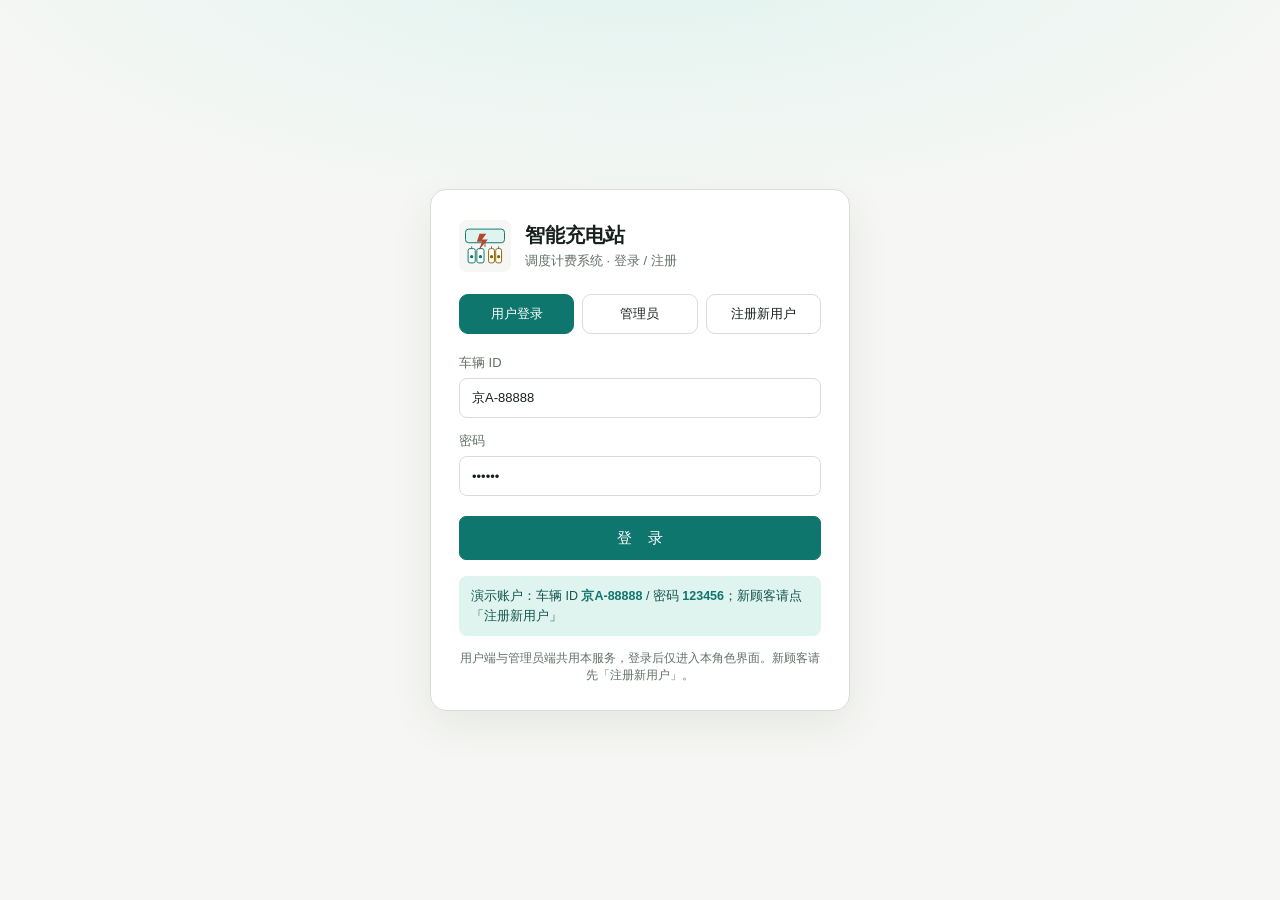
<file: frontend/index.html>
<!doctype html>
<html lang="zh-CN">
  <head>
    <meta charset="UTF-8" />
    <meta name="viewport" content="width=device-width, initial-scale=1.0" />
    <title>智能充电桩调度计费系统</title>
    <link rel="stylesheet" href="./styles.css" />
  </head>
  <body>
    <div class="app-shell">
      <aside class="sidebar">
        <div class="brand">
          <img src="./assets/station.svg" alt="充电站示意图" />
          <div>
            <h1>智能充电站</h1>
            <p>调度计费系统</p>
          </div>
        </div>
        <nav class="tabs" aria-label="主导航">
          <button class="tab" data-tab="user" type="button"><span aria-hidden="true">⌁</span>用户端</button>
          <button class="tab" data-tab="mybills" type="button"><span aria-hidden="true">￥</span>我的账单</button>
          <button class="tab" data-tab="admin" type="button"><span aria-hidden="true">▦</span>管理员</button>
          <button class="tab" data-tab="dispatch" type="button"><span aria-hidden="true">↻</span>调度模拟</button>
        </nav>
        <div class="station-card">
          <div class="station-map" aria-hidden="true">
            <div class="zone waiting-zone">
              <span>等候区</span>
              <strong id="waitingCount">0</strong>
            </div>
            <div class="pile-strip" id="miniPiles"></div>
          </div>
        </div>
      </aside>

      <main class="content">
        <header class="topbar">
          <div>
            <h2 id="viewTitle">用户客户端</h2>
            <p id="viewSubtitle">提交充电申请、查看队列与控制充电</p>
          </div>
          <div class="topbar-right">
            <div class="clock">
              <span id="simTime">08:00</span>
              <input id="tickMinutes" type="number" min="1" max="600" value="15" title="推进分钟数" aria-label="推进分钟数" />
              <button class="icon-button" id="tickBtn" type="button" title="推进系统时间">推进</button>
            </div>
            <div class="session-chip">
              <span id="sessionLabel">未登录</span>
              <button class="icon-button" id="logoutBtn" type="button" title="退出登录">退出</button>
            </div>
          </div>
        </header>

        <!-- ================= 用户端（顾客控制面板） ================= -->
        <section class="view" id="view-user">
          <section class="panel id-card">
            <div class="id-card-main">
              <span class="id-card-label">当前登录车辆</span>
              <strong id="boundCar">-</strong>
              <small id="boundUser"></small>
            </div>
            <div class="id-card-pills">
              <span class="status-pill" id="accountState">未注册</span>
              <span class="status-pill muted" id="requestTicket">未排队</span>
            </div>
          </section>

          <section class="panel">
            <div class="panel-head">
              <h3>充电申请</h3>
            </div>
            <div class="form-grid">
              <label>
                充电模式
                <select id="requestMode">
                  <option value="FAST">快充 F</option>
                  <option value="TRICKLE">慢充 T</option>
                </select>
              </label>
              <label>
                请求电量
                <input id="requestAmount" type="number" min="1" max="100" value="30" />
              </label>
            </div>
            <div class="segmented" role="group" aria-label="申请操作">
              <button class="primary" id="submitRequestBtn" type="button">提交申请</button>
              <button id="modifyAmountBtn" type="button">改电量</button>
              <button id="modifyModeBtn" type="button">改模式</button>
              <button class="danger" id="cancelRequestBtn" type="button">取消</button>
            </div>
          </section>

          <div class="grid three">
            <section class="panel metric">
              <span>车辆状态</span>
              <strong id="carStateText">未入站</strong>
            </section>
            <section class="panel metric">
              <span>前车数量</span>
              <strong id="beforeCount">0</strong>
            </section>
            <section class="panel metric">
              <span>预计等待</span>
              <strong id="waitEstimate">0 分钟</strong>
            </section>
          </div>

          <section class="panel">
            <div class="panel-head">
              <h3>充电控制</h3>
              <div class="actions slim">
                <button id="queryStateBtn" type="button">查询队列</button>
                <button id="startChargeBtn" type="button">开始充电</button>
                <button class="danger" id="endChargeBtn" type="button">结束充电</button>
              </div>
            </div>
            <div class="charge-board">
              <div>
                <span>当前充电桩</span>
                <strong id="currentPile">-</strong>
              </div>
              <div>
                <span>已充电量</span>
                <strong id="chargedAmount">0.0 度</strong>
              </div>
              <div>
                <span>充电时长</span>
                <strong id="chargeDuration">0 分钟</strong>
              </div>
              <div>
                <span>实时费用</span>
                <strong id="liveFee">￥0.00</strong>
              </div>
            </div>
          </section>
        </section>

        <!-- ================= 用户：我的账单 / 详单（仅本车，对应 Request_Bill / Request_DetailedList） ================= -->
        <section class="view" id="view-mybills">
          <section class="panel id-card">
            <div class="id-card-main">
              <span class="id-card-label">当前登录车辆</span>
              <strong id="billBoundCar">-</strong>
            </div>
            <div class="actions slim">
              <input id="billDate" type="date" />
              <button id="queryBillBtn" type="button">查询账单</button>
            </div>
          </section>

          <section class="panel">
            <div class="panel-head">
              <h3>账单汇总</h3>
            </div>
            <div class="bill-summary" id="billSummary"></div>
          </section>

          <section class="panel">
            <div class="panel-head">
              <h3>充电详单</h3>
              <div class="actions slim">
                <input id="detailBillId" placeholder="账单编号，可为空" />
                <button id="queryDetailBtn" type="button">查询详单</button>
                <span class="status-pill muted" id="detailCount">0 条</span>
              </div>
            </div>
            <div class="table-wrap">
              <table>
                <thead>
                  <tr>
                    <th>详单编号</th>
                    <th>账单编号</th>
                    <th>车辆</th>
                    <th>充电桩</th>
                    <th>电量</th>
                    <th>时长</th>
                    <th>启动时间</th>
                    <th>停止时间</th>
                    <th>充电费</th>
                    <th>服务费</th>
                    <th>费用</th>
                    <th>生成时间</th>
                  </tr>
                </thead>
                <tbody id="detailRows"></tbody>
              </table>
            </div>
          </section>
        </section>

        <!-- ================= 管理员端（系统监控与设备） ================= -->
        <section class="view" id="view-admin">
          <div class="panel">
            <div class="panel-head">
              <h3>充电桩运行状态</h3>
              <div class="actions slim">
                <button id="refreshAdminBtn" type="button">刷新状态</button>
                <button id="setRuleBtn" type="button">设置计费</button>
              </div>
            </div>
            <div class="pile-grid" id="pileGrid"></div>
          </div>

          <div class="grid two">
            <section class="panel">
              <div class="panel-head">
                <h3>队列车辆</h3>
                <span class="status-pill muted" id="queueSummary">0 辆等待</span>
              </div>
              <div class="table-wrap">
                <table>
                  <thead>
                    <tr>
                      <th>队列</th>
                      <th>车辆</th>
                      <th>电池容量</th>
                      <th>请求电量</th>
                      <th>排队时长</th>
                    </tr>
                  </thead>
                  <tbody id="queueRows"></tbody>
                </table>
              </div>
            </section>

            <section class="panel">
              <div class="panel-head">
                <h3>故障处理</h3>
                <span class="status-pill warn" id="faultState">无故障</span>
              </div>
              <div class="form-grid">
                <label>
                  故障充电桩
                  <select id="faultPile"></select>
                </label>
                <label>
                  调度策略
                  <select id="faultStrategy">
                    <option value="PRIORITY">优先级调度</option>
                    <option value="TIME_ORDER">时间顺序调度</option>
                  </select>
                </label>
              </div>
              <div class="actions">
                <button class="danger" id="faultBtn" type="button">标记故障</button>
                <button id="recoverBtn" type="button">故障恢复</button>
              </div>
            </section>
          </div>

          <section class="panel">
            <div class="panel-head">
              <h3>运营报表</h3>
              <div class="actions slim">
                <select id="reportPeriod">
                  <option value="day">日</option>
                  <option value="week">周</option>
                  <option value="month">月</option>
                </select>
                <button id="refreshReportBtn" type="button">刷新报表</button>
              </div>
            </div>
            <div class="table-wrap">
              <table>
                <thead>
                  <tr>
                    <th>时间</th>
                    <th>充电桩</th>
                    <th>次数</th>
                    <th>时长</th>
                    <th>电量</th>
                    <th>充电费</th>
                    <th>服务费</th>
                    <th>总费用</th>
                  </tr>
                </thead>
                <tbody id="reportRows"></tbody>
              </table>
            </div>
          </section>
        </section>

        <!-- ================= 调度模拟（管理员） ================= -->
        <section class="view" id="view-dispatch">
          <div class="grid two">
            <section class="panel">
              <div class="panel-head">
                <h3>调度模拟</h3>
                <div class="actions slim">
                  <button id="addDemoBtn" type="button">加入演示车辆</button>
                  <button class="primary" id="dispatchBtn" type="button">执行调度</button>
                  <button id="resetBtn" type="button">重置</button>
                </div>
              </div>
              <div class="dispatch-lane" id="dispatchLane"></div>
            </section>

            <section class="panel">
              <div class="panel-head">
                <h3>事件日志</h3>
                <button class="icon-button" id="clearLogBtn" type="button" title="清空日志" aria-label="清空日志">⌫</button>
              </div>
              <ol class="event-log" id="eventLog"></ol>
            </section>
          </div>
        </section>
      </main>
    </div>

    <div class="modal hidden" id="ruleModal" role="dialog" aria-modal="true" aria-label="设置计费规则">
      <div class="modal-card">
        <div class="panel-head">
          <h3>设置计费规则</h3>
        </div>
        <div class="form-grid">
          <label>峰时电价（元/度）<input id="rulePeak" type="number" step="0.01" min="0" /></label>
          <label>平时电价（元/度）<input id="ruleNormal" type="number" step="0.01" min="0" /></label>
          <label>谷时电价（元/度）<input id="ruleValley" type="number" step="0.01" min="0" /></label>
          <label>服务费（元/度）<input id="ruleService" type="number" step="0.01" min="0" /></label>
        </div>
        <div class="actions">
          <button class="primary" id="ruleSaveBtn" type="button">保存</button>
          <button id="ruleCancelBtn" type="button">取消</button>
        </div>
      </div>
    </div>

    <div class="toast" id="toast" role="status" aria-live="polite"></div>
    <script src="./app.js"></script>
  </body>
</html>
</file>
<file: frontend/styles.css>
:root {
  --bg: #f6f7f4;
  --panel: #ffffff;
  --ink: #17201c;
  --muted: #637068;
  --line: #d8ded7;
  --teal: #0f766e;
  --teal-soft: #dff3ef;
  --coral: #b5472f;
  --coral-soft: #fae8e3;
  --amber: #8a6400;
  --amber-soft: #fff2c7;
  --green: #2f6f3e;
  --green-soft: #e3f2df;
  --violet: #6654a6;
  --shadow: 0 14px 42px rgba(37, 45, 39, 0.08);
}

* {
  box-sizing: border-box;
}

html,
body {
  min-height: 100%;
}

body {
  margin: 0;
  background: var(--bg);
  color: var(--ink);
  font-family: "Microsoft YaHei", "Segoe UI", Arial, sans-serif;
  font-size: 14px;
}

button,
input,
select {
  font: inherit;
}

button {
  min-height: 38px;
  border: 1px solid var(--line);
  border-radius: 7px;
  background: #fff;
  color: var(--ink);
  cursor: pointer;
  padding: 0 14px;
  transition: 140ms ease;
}

button:hover {
  border-color: #aeb8af;
  transform: translateY(-1px);
}

button.primary {
  background: var(--teal);
  border-color: var(--teal);
  color: #fff;
}

button.danger {
  background: var(--coral-soft);
  border-color: #efb7aa;
  color: var(--coral);
}

input,
select {
  width: 100%;
  min-height: 38px;
  border: 1px solid var(--line);
  border-radius: 7px;
  background: #fff;
  color: var(--ink);
  padding: 7px 10px;
}

label {
  display: grid;
  gap: 6px;
  color: var(--muted);
  font-size: 12px;
}

table {
  width: 100%;
  border-collapse: collapse;
}

th,
td {
  border-bottom: 1px solid var(--line);
  padding: 10px 9px;
  text-align: left;
  vertical-align: middle;
}

th {
  color: var(--muted);
  font-size: 12px;
  font-weight: 600;
  background: #f2f5f1;
}

.app-shell {
  display: grid;
  grid-template-columns: 280px minmax(0, 1fr);
  min-height: 100vh;
}

.sidebar {
  position: sticky;
  top: 0;
  align-self: start;
  min-height: 100vh;
  padding: 18px;
  border-right: 1px solid var(--line);
  background: #fbfcfa;
}

.brand {
  display: flex;
  align-items: center;
  gap: 12px;
  padding: 10px 8px 18px;
}

.brand img {
  width: 54px;
  height: 54px;
}

.brand h1 {
  margin: 0;
  font-size: 18px;
  letter-spacing: 0;
}

.brand p {
  margin: 4px 0 0;
  color: var(--muted);
  font-size: 12px;
}

.tabs {
  display: grid;
  gap: 8px;
}

.tab {
  display: flex;
  align-items: center;
  justify-content: flex-start;
  gap: 10px;
  width: 100%;
  border-radius: 7px;
  background: transparent;
}

.tab span {
  display: inline-grid;
  place-items: center;
  width: 22px;
  height: 22px;
  border-radius: 50%;
  background: #eef1ec;
  color: var(--muted);
}

.tab.is-active {
  background: var(--teal-soft);
  border-color: #9dd4cb;
  color: var(--teal);
}

.tab.is-active span {
  background: #fff;
  color: var(--teal);
}

.station-card {
  margin-top: 18px;
  padding: 12px;
  border: 1px solid var(--line);
  border-radius: 8px;
  background: #fff;
}

.station-map {
  display: grid;
  gap: 10px;
}

.zone {
  min-height: 72px;
  border: 1px solid var(--line);
  border-radius: 8px;
  display: grid;
  place-items: center;
  background: #f8faf7;
}

.zone span {
  color: var(--muted);
  font-size: 12px;
}

.zone strong {
  font-size: 24px;
}

.pile-strip {
  display: grid;
  grid-template-columns: repeat(5, 1fr);
  gap: 6px;
}

.mini-pile {
  height: 42px;
  border-radius: 6px;
  display: grid;
  place-items: center;
  border: 1px solid var(--line);
  font-size: 11px;
  background: #fff;
}

.mini-pile.working {
  border-color: #9dcf9b;
  background: var(--green-soft);
  color: var(--green);
}

.mini-pile.fault {
  border-color: #efb7aa;
  background: var(--coral-soft);
  color: var(--coral);
}

.content {
  min-width: 0;
  padding: 22px;
}

.topbar {
  display: flex;
  align-items: center;
  justify-content: space-between;
  gap: 18px;
  margin-bottom: 18px;
}

.topbar h2 {
  margin: 0;
  font-size: 24px;
}

.topbar p {
  margin: 5px 0 0;
  color: var(--muted);
}

.clock {
  display: flex;
  align-items: center;
  gap: 8px;
}

.clock span {
  min-width: 78px;
  padding: 9px 12px;
  border: 1px solid var(--line);
  border-radius: 7px;
  background: #fff;
  text-align: center;
  font-weight: 700;
}

.clock input {
  width: 66px;
  text-align: center;
}

.view {
  display: none;
}

.view.is-active {
  display: grid;
  gap: 16px;
}

.grid {
  display: grid;
  gap: 16px;
}

.grid.two {
  grid-template-columns: repeat(2, minmax(0, 1fr));
}

.grid.three {
  grid-template-columns: repeat(3, minmax(0, 1fr));
}

.panel {
  background: var(--panel);
  border: 1px solid var(--line);
  border-radius: 8px;
  box-shadow: var(--shadow);
  padding: 16px;
}

.panel-head {
  display: flex;
  align-items: center;
  justify-content: space-between;
  gap: 14px;
  margin-bottom: 14px;
}

.panel-head h3 {
  margin: 0;
  font-size: 16px;
}

.status-pill {
  display: inline-flex;
  align-items: center;
  justify-content: center;
  min-height: 26px;
  white-space: nowrap;
  border-radius: 999px;
  padding: 0 10px;
  background: var(--green-soft);
  color: var(--green);
  font-size: 12px;
  font-weight: 700;
}

.status-pill.muted {
  background: #eef1ec;
  color: var(--muted);
}

.status-pill.warn {
  background: var(--amber-soft);
  color: var(--amber);
}

.form-grid {
  display: grid;
  grid-template-columns: repeat(2, minmax(0, 1fr));
  gap: 12px;
}

.actions,
.segmented {
  display: flex;
  flex-wrap: wrap;
  align-items: center;
  gap: 8px;
  margin-top: 14px;
}

.actions.slim {
  margin-top: 0;
}

.actions.slim input,
.actions.slim select {
  max-width: 180px;
}

.icon-button {
  min-width: 42px;
  padding: 0 10px;
}

.metric {
  display: grid;
  gap: 7px;
  min-height: 86px;
}

.metric span,
.charge-board span {
  color: var(--muted);
  font-size: 12px;
}

.metric strong {
  font-size: 24px;
}

.charge-board {
  display: grid;
  grid-template-columns: repeat(4, minmax(0, 1fr));
  gap: 10px;
}

.charge-board > div {
  min-height: 78px;
  border: 1px solid var(--line);
  border-radius: 8px;
  background: #f8faf7;
  padding: 12px;
  display: grid;
  gap: 6px;
}

.charge-board strong {
  font-size: 20px;
}

.pile-grid {
  display: grid;
  grid-template-columns: repeat(5, minmax(0, 1fr));
  gap: 12px;
}

.pile-card {
  min-height: 178px;
  border: 1px solid var(--line);
  border-radius: 8px;
  background: #fbfcfa;
  padding: 12px;
  display: grid;
  gap: 10px;
}

.pile-card header {
  display: flex;
  justify-content: space-between;
  align-items: center;
}

.pile-card h4 {
  margin: 0;
  font-size: 15px;
}

.pile-card dl {
  display: grid;
  grid-template-columns: 1fr auto;
  gap: 6px 10px;
  margin: 0;
}

.pile-card dt {
  color: var(--muted);
  font-size: 12px;
}

.pile-card dd {
  margin: 0;
  font-weight: 700;
}

.pile-actions {
  display: grid;
  grid-template-columns: repeat(2, 1fr);
  gap: 7px;
}

.pile-actions button {
  min-height: 34px;
  padding: 0 8px;
}

.table-wrap {
  overflow: auto;
  border: 1px solid var(--line);
  border-radius: 8px;
}

.bill-summary {
  display: grid;
  grid-template-columns: repeat(5, minmax(0, 1fr));
  gap: 10px;
}

.bill-summary div {
  min-height: 74px;
  border: 1px solid var(--line);
  border-radius: 8px;
  background: #f8faf7;
  padding: 11px;
  display: grid;
  gap: 6px;
}

.bill-summary span {
  color: var(--muted);
  font-size: 12px;
}

.bill-summary strong {
  font-size: 18px;
}

.dispatch-lane {
  display: grid;
  gap: 12px;
}

.lane-row {
  display: grid;
  grid-template-columns: 120px minmax(0, 1fr);
  align-items: center;
  gap: 12px;
}

.lane-label {
  color: var(--muted);
  font-weight: 700;
}

.vehicle-list {
  min-height: 54px;
  border: 1px dashed #b7c1b8;
  border-radius: 8px;
  background: #f8faf7;
  padding: 8px;
  display: flex;
  flex-wrap: wrap;
  align-items: center;
  gap: 8px;
}

.vehicle-chip {
  display: inline-flex;
  align-items: center;
  gap: 6px;
  min-height: 30px;
  border: 1px solid var(--line);
  border-radius: 999px;
  background: #fff;
  padding: 0 10px;
  white-space: nowrap;
}

.vehicle-chip.fast {
  border-color: #95d7ce;
  color: var(--teal);
}

.vehicle-chip.trickle {
  border-color: #decf89;
  color: var(--amber);
}

.event-log {
  max-height: 420px;
  overflow: auto;
  margin: 0;
  padding-left: 22px;
}

.event-log li {
  padding: 8px 0;
  border-bottom: 1px solid var(--line);
}

.toast {
  position: fixed;
  right: 18px;
  bottom: 18px;
  max-width: min(420px, calc(100vw - 36px));
  transform: translateY(18px);
  opacity: 0;
  pointer-events: none;
  border: 1px solid #9dd4cb;
  border-radius: 8px;
  background: #fff;
  box-shadow: var(--shadow);
  color: var(--ink);
  padding: 12px 14px;
  transition: 160ms ease;
}

.toast.show {
  opacity: 1;
  transform: translateY(0);
}

.empty {
  color: var(--muted);
  text-align: center;
  padding: 16px;
}

@media (max-width: 1100px) {
  .app-shell {
    grid-template-columns: 1fr;
  }

  .sidebar {
    position: static;
    min-height: auto;
  }

  .tabs {
    grid-template-columns: repeat(4, minmax(0, 1fr));
  }

  .station-card {
    display: none;
  }

  .pile-grid,
  .bill-summary,
  .charge-board {
    grid-template-columns: repeat(2, minmax(0, 1fr));
  }
}

@media (max-width: 760px) {
  .content {
    padding: 14px;
  }

  .topbar,
  .panel-head {
    align-items: flex-start;
    flex-direction: column;
  }

  .grid.two,
  .grid.three,
  .form-grid,
  .pile-grid,
  .bill-summary,
  .charge-board {
    grid-template-columns: 1fr;
  }

  .tabs {
    grid-template-columns: repeat(2, minmax(0, 1fr));
  }

  .lane-row {
    grid-template-columns: 1fr;
  }
}

/* ===================== 登录与角色分离（新增） ===================== */
.hidden {
  display: none !important;
}

/* 顶栏右侧：时钟 + 会话/退出 */
.topbar-right {
  display: flex;
  align-items: center;
  gap: 14px;
}

.session-chip {
  display: flex;
  align-items: center;
  gap: 8px;
  padding: 4px 6px 4px 14px;
  border: 1px solid var(--line);
  border-radius: 999px;
  background: #fff;
}

.session-chip #sessionLabel {
  font-size: 13px;
  font-weight: 600;
  color: var(--teal);
  white-space: nowrap;
}

.session-chip #logoutBtn {
  min-height: 30px;
  padding: 0 12px;
  border-radius: 999px;
}

/* 用户端：当前登录车辆名片 */
.id-card {
  display: flex;
  align-items: center;
  justify-content: space-between;
  gap: 16px;
}

.id-card-main {
  display: flex;
  flex-direction: column;
  gap: 2px;
}

.id-card-label {
  font-size: 12px;
  color: var(--muted);
}

.id-card-main strong {
  font-size: 22px;
  letter-spacing: 1px;
}

.id-card-main small {
  color: var(--muted);
}

.id-card-pills {
  display: flex;
  gap: 8px;
}

/* 登录页 */
.login-body {
  display: flex;
  align-items: center;
  justify-content: center;
  min-height: 100vh;
  padding: 24px;
  background:
    radial-gradient(1200px 480px at 50% -8%, var(--teal-soft), transparent 60%),
    var(--bg);
}

.login-card {
  width: min(420px, 100%);
  background: var(--panel);
  border: 1px solid var(--line);
  border-radius: 16px;
  box-shadow: var(--shadow);
  padding: 30px 28px 26px;
}

.login-brand {
  display: flex;
  align-items: center;
  gap: 14px;
  margin-bottom: 22px;
}

.login-brand img {
  width: 52px;
  height: 52px;
}

.login-brand h1 {
  margin: 0;
  font-size: 20px;
}

.login-brand p {
  margin: 3px 0 0;
  color: var(--muted);
  font-size: 13px;
}

.role-switch {
  display: flex;
  gap: 8px;
  margin-bottom: 20px;
}

.role-btn {
  flex: 1;
  min-height: 40px;
  border-radius: 9px;
  font-size: 13px;
}

.role-btn.is-active {
  background: var(--teal);
  border-color: var(--teal);
  color: #fff;
}

.login-form {
  display: flex;
  flex-direction: column;
  gap: 14px;
}

.login-form .field {
  display: flex;
  flex-direction: column;
  gap: 6px;
  font-size: 13px;
  color: var(--muted);
}

.login-form .field input {
  min-height: 40px;
  border: 1px solid var(--line);
  border-radius: 8px;
  padding: 0 12px;
  background: #fff;
  color: var(--ink);
}

.login-submit {
  min-height: 44px;
  margin-top: 6px;
  font-size: 15px;
  letter-spacing: 6px;
  text-indent: 6px;
}

.login-hint {
  margin: 16px 0 0;
  padding: 10px 12px;
  background: var(--teal-soft);
  border-radius: 8px;
  font-size: 12.5px;
  line-height: 1.6;
  color: #15564f;
}

.login-hint b {
  color: var(--teal);
}

.login-foot {
  margin: 14px 0 0;
  color: var(--muted);
  font-size: 12px;
  text-align: center;
}

/* ===================== 计费设置模态框（新增） ===================== */
.modal {
  position: fixed;
  inset: 0;
  z-index: 60;
  display: grid;
  place-items: center;
  padding: 24px;
  background: rgba(23, 32, 28, 0.45);
}

.modal-card {
  width: min(460px, 100%);
  background: var(--panel);
  border: 1px solid var(--line);
  border-radius: 14px;
  box-shadow: var(--shadow);
  padding: 20px;
}
</file>
